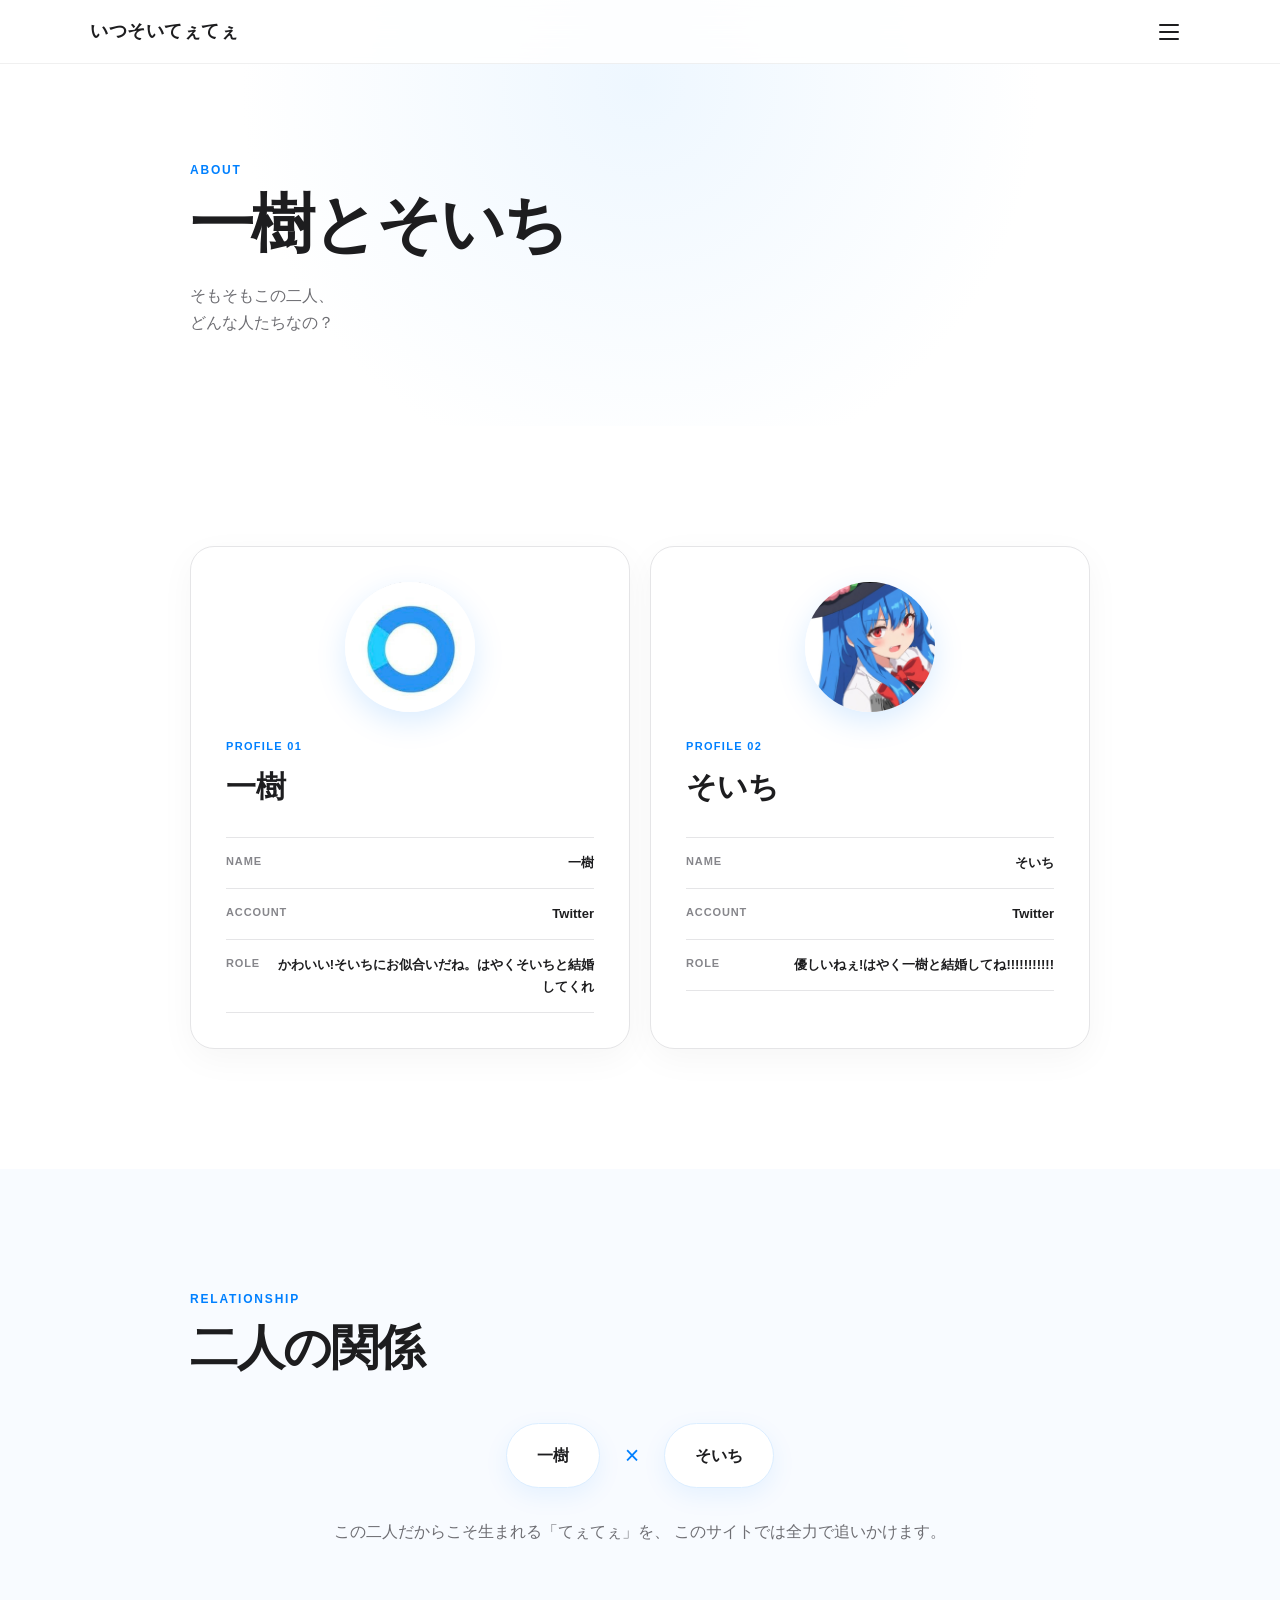
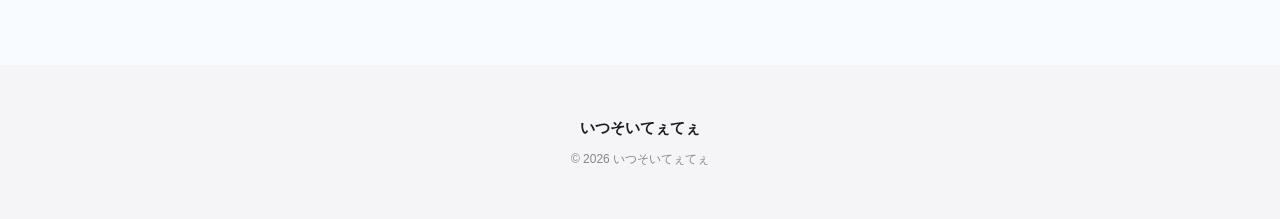
<file: about.html>
<!DOCTYPE html>
<html lang="ja">

<head>
  <meta charset="UTF-8">
  <meta name="viewport" content="width=device-width, initial-scale=1.0">

  <title>ABOUT | いつそいてぇてぇ</title>
  <meta
    name="description"
    content="一樹とそいちについて紹介します。"
  >

  <link rel="stylesheet" href="style.css">
</head>

<body>

  <!-- Header -->

  <header class="header">

    <div class="header-inner">

      <a href="index.html" class="logo">
        いつそいてぇてぇ
      </a>

      <button
        class="hamburger"
        id="hamburger"
        aria-label="メニューを開く"
      >
        <span></span>
        <span></span>
        <span></span>
      </button>

    </div>

  </header>


  <!-- Navigation -->

  <nav class="nav" id="nav">

    <ul class="nav-list">

      <li>
        <a href="index.html">HOME</a>
      </li>

      <li>
        <a href="about.html">ABOUT</a>
      </li>

      <li>
        <a href="teetee.html">てぇてぇ</a>
      </li>

      <li>
        <a href="ranking.html">RANKING</a>
      </li>

      <li>
        <a href="request.html">てぇてぇ事例募集</a>
      </li>

    </ul>

  </nav>


  <!-- Main -->

  <main>

    <section class="page-hero">

      <div class="section-inner">

        <p class="section-label">
          ABOUT
        </p>

        <h1 class="page-title">
          一樹とそいち
        </h1>

        <p class="page-description">
          そもそもこの二人、<br>
          どんな人たちなの？
        </p>

      </div>

    </section>


    <!-- Profiles -->

    <section class="profile-section section">

      <div class="section-inner">

        <div class="profile-grid">

          <article class="profile-card">

            <div class="profile-image-wrap">

              <img
                src="Screenshot_2026-08-25-11-19-37-04_b5a5c5cb02ca09c784c5d88160e2ec24.jpg"
                alt="一樹"
                class="profile-image"
              >

            </div>

            <p class="profile-label">
              PROFILE 01
            </p>

            <h2 class="profile-name">
              一樹
            </h2>

            <div class="profile-table">

              <div class="profile-row">
                <span>NAME</span>
                <strong>一樹</strong>
              </div>

              <div class="profile-row">
                <span>ACCOUNT</span>
                <strong>Twitter</strong>
              </div>

              <div class="profile-row">
                <span>ROLE</span>
                <strong>かわいい!そいちにお似合いだね。はやくそいちと結婚してくれ</strong>
              </div>

            </div>

          </article>


          <article class="profile-card">

            <div class="profile-image-wrap">

              <img
                src="Screenshot_2026-08-25-12-15-23-17_99c04817c0de5652397fc8b56c3b3817.jpg"
                alt="そいち"
                class="profile-image"
              >

            </div>

            <p class="profile-label">
              PROFILE 02
            </p>

            <h2 class="profile-name">
              そいち
            </h2>

            <div class="profile-table">

              <div class="profile-row">
                <span>NAME</span>
                <strong>そいち</strong>
              </div>

              <div class="profile-row">
                <span>ACCOUNT</span>
                <strong>Twitter</strong>
              </div>

              <div class="profile-row">
                <span>ROLE</span>
                <strong>優しいねぇ!はやく一樹と結婚してね!!!!!!!!!!!</strong>
              </div>

            </div>

          </article>

        </div>

      </div>

    </section>


    <!-- Relationship -->

    <section class="relationship section">

      <div class="section-inner">

        <p class="section-label">
          RELATIONSHIP
        </p>

        <h2 class="section-title">
          二人の関係
        </h2>

        <div class="relationship-box">

          <div class="relationship-person">
            一樹
          </div>

          <div class="relationship-symbol">
            ×
          </div>

          <div class="relationship-person">
            そいち
          </div>

        </div>

        <p class="section-text relationship-text">
          この二人だからこそ生まれる「てぇてぇ」を、
          このサイトでは全力で追いかけます。
        </p>

      </div>

    </section>

  </main>


  <!-- Footer -->

  <footer class="footer">

    <div class="footer-inner">

      <p class="footer-title">
        いつそいてぇてぇ
      </p>

      <p class="footer-copy">
        © 2026 いつそいてぇてぇ
      </p>

    </div>

  </footer>


  <!-- JavaScript -->

  <script src="script.js"></script>

</body>
</html>
</file>
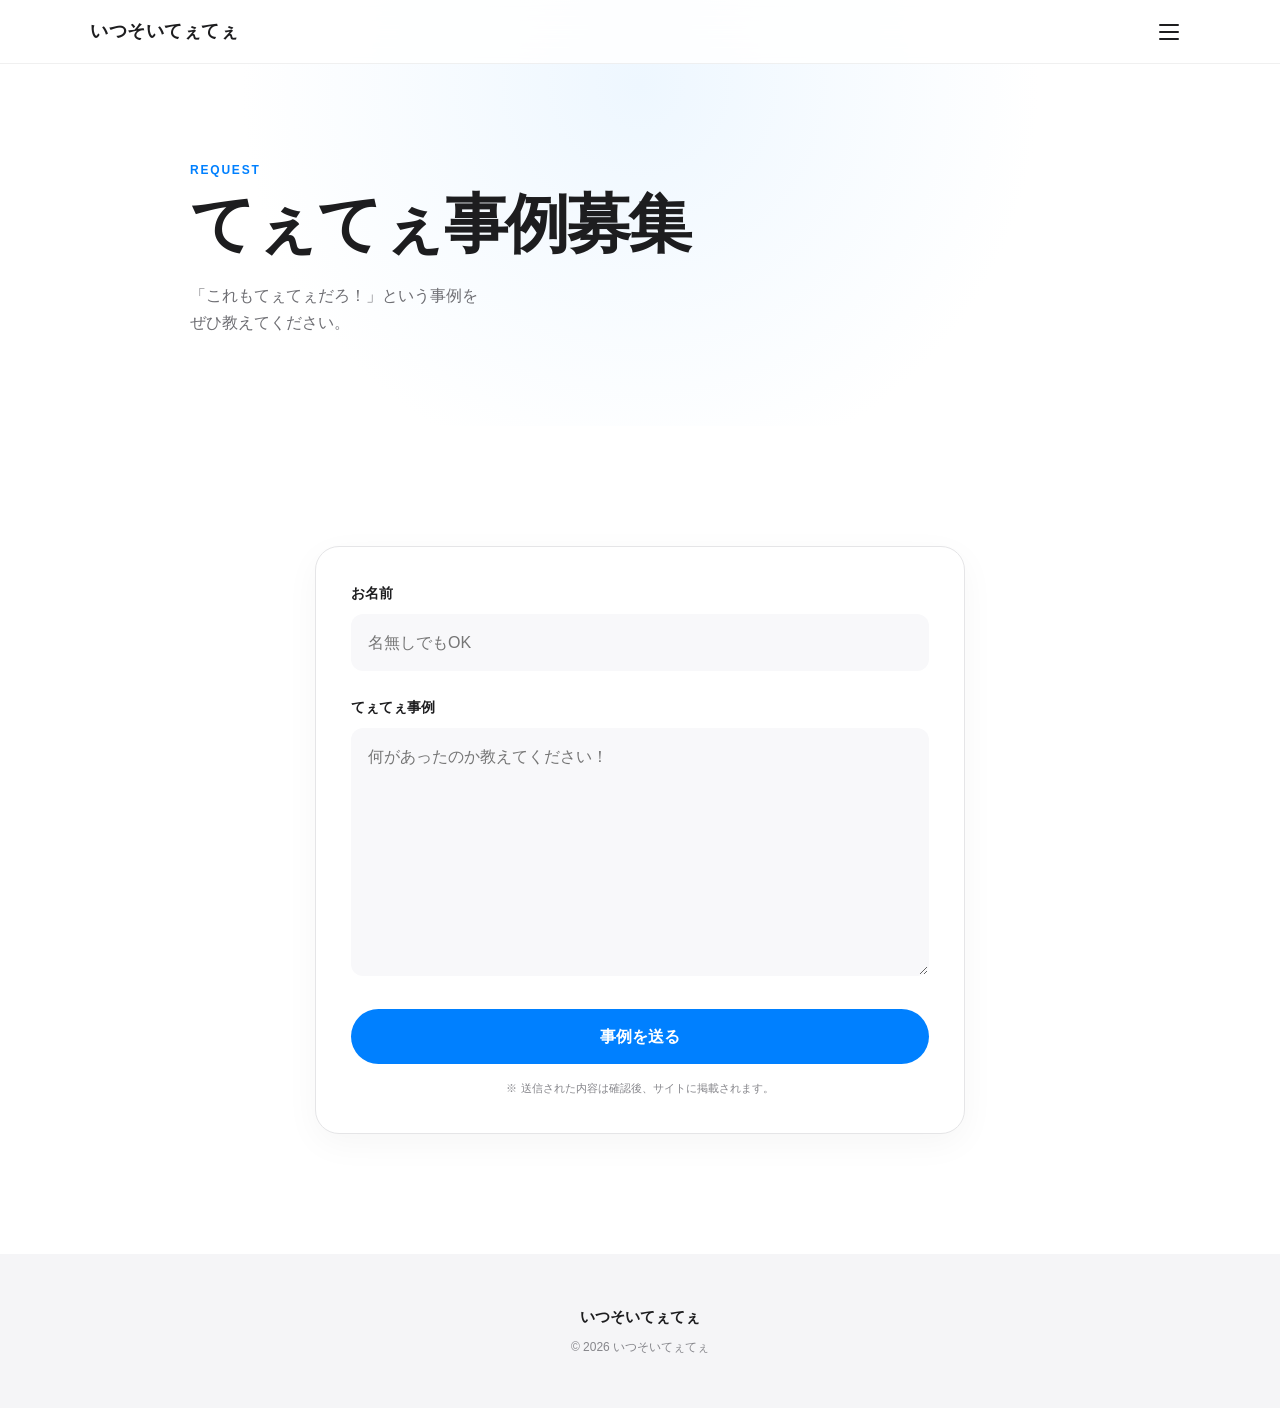
<file: request.html>
<!DOCTYPE html>
<html lang="ja">

<head>
  <meta charset="UTF-8">
  <meta name="viewport" content="width=device-width, initial-scale=1.0">

  <title>てぇてぇ事例募集 | いつそいてぇてぇ</title>

  <link rel="stylesheet" href="style.css">
</head>

<body>

  <!-- Header -->

  <header class="header">

    <div class="header-inner">

      <a href="index.html" class="logo">
        いつそいてぇてぇ
      </a>

      <button
        class="hamburger"
        id="hamburger"
        aria-label="メニューを開く"
      >
        <span></span>
        <span></span>
        <span></span>
      </button>

    </div>

  </header>


  <!-- Navigation -->

  <nav class="nav" id="nav">

    <ul class="nav-list">

      <li><a href="index.html">HOME</a></li>
      <li><a href="about.html">ABOUT</a></li>
      <li><a href="teetee.html">てぇてぇ</a></li>
      <li><a href="ranking.html">RANKING</a></li>
      <li><a href="request.html">てぇてぇ事例募集</a></li>

    </ul>

  </nav>


  <!-- Main -->

  <main>

    <section class="page-hero">

      <div class="section-inner">

        <p class="section-label">
          REQUEST
        </p>

        <h1 class="page-title">
          てぇてぇ事例募集
        </h1>

        <p class="page-description">
          「これもてぇてぇだろ！」という事例を<br>
          ぜひ教えてください。
        </p>

      </div>

    </section>


    <!-- Form -->

    <section class="section">

      <div class="section-inner">

        <form class="request-form">

          <div class="form-group">

            <label for="name">
              お名前
            </label>

            <input
              type="text"
              id="name"
              name="name"
              placeholder="名無しでもOK"
            >

          </div>


          <div class="form-group">

            <label for="content">
              てぇてぇ事例
            </label>

            <textarea
              id="content"
              name="content"
              rows="8"
              placeholder="何があったのか教えてください！"
              required
            ></textarea>

          </div>


          <button
            type="submit"
            class="form-button"
          >
            事例を送る
          </button>

          <p class="form-note">
            ※ 送信された内容は確認後、サイトに掲載されます。
          </p>

        </form>

      </div>

    </section>

  </main>


  <!-- Footer -->

  <footer class="footer">

    <div class="footer-inner">

      <p class="footer-title">
        いつそいてぇてぇ
      </p>

      <p class="footer-copy">
        © 2026 いつそいてぇてぇ
      </p>

    </div>

  </footer>


  <!-- JavaScript -->

  <script src="script.js"></script>

</body>
</html>
</file>
<file: style.css>
* {
  margin: 0;
  padding: 0;
  box-sizing: border-box;
}

html {
  scroll-behavior: smooth;
}

body {
  font-family:
    -apple-system,
    BlinkMacSystemFont,
    "Helvetica Neue",
    "Hiragino Kaku Gothic ProN",
    "Hiragino Sans",
    "Yu Gothic",
    YuGothic,
    sans-serif;

  background: #ffffff;
  color: #1d1d1f;
  line-height: 1.7;
}

a {
  color: inherit;
  text-decoration: none;
}

button {
  font: inherit;
}

img {
  max-width: 100%;
  display: block;
}


/* Header */

.header {
  position: fixed;
  top: 0;
  left: 0;
  width: 100%;
  height: 64px;

  background: rgba(255, 255, 255, 0.85);
  backdrop-filter: blur(20px);
  -webkit-backdrop-filter: blur(20px);

  border-bottom: 1px solid rgba(0, 0, 0, 0.06);

  z-index: 1000;
}

.header-inner {
  width: min(1100px, calc(100% - 40px));
  height: 100%;
  margin: 0 auto;

  display: flex;
  align-items: center;
  justify-content: space-between;
}

.logo {
  font-size: 18px;
  font-weight: 700;
  letter-spacing: 0.03em;

  color: #1d1d1f;

  transition: color 0.2s ease;
}

.logo:hover {
  color: #0080ff;
}


/* Hamburger */

.hamburger {
  width: 42px;
  height: 42px;

  display: flex;
  flex-direction: column;
  justify-content: center;
  align-items: center;
  gap: 5px;

  border: none;
  border-radius: 50%;

  background: transparent;
  cursor: pointer;

  transition: background 0.2s ease;
}

.hamburger:hover {
  background: #f0f7ff;
}

.hamburger span {
  width: 20px;
  height: 2px;

  background: #1d1d1f;
  border-radius: 999px;

  transition:
    transform 0.3s ease,
    opacity 0.3s ease;
}

.hamburger.active span:nth-child(1) {
  transform: translateY(7px) rotate(45deg);
}

.hamburger.active span:nth-child(2) {
  opacity: 0;
}

.hamburger.active span:nth-child(3) {
  transform: translateY(-7px) rotate(-45deg);
}


/* Navigation */

.nav {
  position: fixed;
  top: 64px;
  left: 0;

  width: 100%;

  background: rgba(255, 255, 255, 0.96);
  backdrop-filter: blur(20px);
  -webkit-backdrop-filter: blur(20px);

  border-bottom: 1px solid rgba(0, 0, 0, 0.06);

  transform: translateY(-20px);
  opacity: 0;
  visibility: hidden;

  transition:
    opacity 0.3s ease,
    transform 0.3s ease,
    visibility 0.3s ease;

  z-index: 999;
}

.nav.active {
  transform: translateY(0);
  opacity: 1;
  visibility: visible;
}

.nav-list {
  list-style: none;

  width: min(1100px, calc(100% - 40px));
  margin: 0 auto;
  padding: 20px 0 24px;

  display: flex;
  flex-direction: column;
  gap: 4px;
}

.nav-list a {
  display: block;

  padding: 12px 16px;

  border-radius: 12px;

  font-size: 15px;
  font-weight: 600;

  transition:
    color 0.2s ease,
    background 0.2s ease;
}

.nav-list a:hover {
  color: #0080ff;
  background: #f0f7ff;
}


/* Main */

main {
  overflow: hidden;
}


/* Hero */

.hero {
  min-height: 100svh;

  display: flex;
  align-items: center;
  justify-content: center;

  padding: 120px 20px 80px;

  background:
    radial-gradient(
      circle at 50% 30%,
      #eef7ff 0%,
      #ffffff 50%
    );
}

.hero-inner {
  width: min(900px, 100%);
  margin: 0 auto;

  text-align: center;
}

.hero-subtitle {
  margin-bottom: 12px;

  color: #0080ff;

  font-size: 13px;
  font-weight: 700;

  letter-spacing: 0.18em;
  text-transform: uppercase;
}

.hero-title {
  margin-bottom: 20px;

  font-size: clamp(42px, 9vw, 84px);
  font-weight: 800;

  line-height: 1.1;
  letter-spacing: -0.04em;
}

.hero-description {
  margin-bottom: 55px;

  color: #6e6e73;

  font-size: clamp(15px, 2vw, 18px);
}


/* Twitter */

.twitter-pair {
  display: flex;
  align-items: center;
  justify-content: center;
  gap: clamp(20px, 6vw, 70px);

  margin: 0 auto;
}

.twitter-person {
  width: 150px;

  display: flex;
  flex-direction: column;
  align-items: center;

  transition: transform 0.3s ease;
}

.twitter-person:hover {
  transform: translateY(-8px);
}

.twitter-icon {
  width: 120px;
  height: 120px;

  margin-bottom: 14px;

  object-fit: cover;

  border-radius: 50%;

  border: 4px solid #ffffff;

  box-shadow:
    0 10px 30px rgba(0, 128, 255, 0.15);
}

.twitter-name {
  font-size: 17px;
  font-weight: 700;
}

.twitter-label {
  margin-top: 2px;

  color: #86868b;

  font-size: 12px;
}

.pair-symbol {
  color: #0080ff;

  font-size: 28px;
  font-weight: 300;
}


/* Scroll */

.hero-scroll {
  margin-top: 65px;

  display: flex;
  flex-direction: column;
  align-items: center;

  color: #86868b;

  font-size: 10px;
  font-weight: 600;

  letter-spacing: 0.15em;
}

.scroll-arrow {
  margin-top: 5px;

  color: #0080ff;

  font-size: 18px;

  animation: scrollDown 1.5s ease-in-out infinite;
}

@keyframes scrollDown {
  0%,
  100% {
    transform: translateY(0);
  }

  50% {
    transform: translateY(6px);
  }
}


/* Section */

.section {
  padding: 120px 20px;
}

.section-inner {
  width: min(900px, 100%);
  margin: 0 auto;
}

.section-label {
  margin-bottom: 8px;

  color: #0080ff;

  font-size: 12px;
  font-weight: 700;

  letter-spacing: 0.15em;
}

.section-title {
  margin-bottom: 25px;

  font-size: clamp(30px, 6vw, 48px);
  font-weight: 800;

  line-height: 1.25;
  letter-spacing: -0.03em;
}

.section-text {
  max-width: 650px;

  color: #6e6e73;

  font-size: 16px;
}


/* Introduction */

.introduction {
  background: #f8fbff;
}


/* Featured */

.featured {
  background: #ffffff;
}

.case-preview-list {
  display: grid;
  grid-template-columns: repeat(3, 1fr);
  gap: 18px;

  margin-top: 45px;
}

.case-preview {
  padding: 28px;

  background: #ffffff;

  border: 1px solid #e5e5e7;
  border-radius: 20px;

  box-shadow:
    0 8px 30px rgba(0, 0, 0, 0.04);

  transition:
    transform 0.3s ease,
    box-shadow 0.3s ease,
    border-color 0.3s ease;
}

.case-preview:hover {
  transform: translateY(-6px);

  border-color: #cce5ff;

  box-shadow:
    0 15px 40px rgba(0, 128, 255, 0.1);
}

.case-number {
  display: block;

  margin-bottom: 14px;

  color: #0080ff;

  font-size: 11px;
  font-weight: 700;

  letter-spacing: 0.1em;
}

.case-preview h3 {
  margin-bottom: 10px;

  font-size: 20px;
  line-height: 1.4;
}

.case-preview p {
  margin-bottom: 20px;

  color: #6e6e73;

  font-size: 14px;
}

.case-like {
  color: #0080ff;

  font-size: 14px;
  font-weight: 700;
}


/* Button */

.more-button {
  display: inline-flex;
  align-items: center;
  gap: 12px;

  margin-top: 35px;
  padding: 13px 20px;

  color: #ffffff;
  background: #0080ff;

  border-radius: 999px;

  font-size: 14px;
  font-weight: 700;

  box-shadow:
    0 8px 20px rgba(0, 128, 255, 0.2);

  transition:
    transform 0.2s ease,
    background 0.2s ease,
    box-shadow 0.2s ease;
}

.more-button:hover {
  background: #006dcc;

  transform: translateY(-2px);

  box-shadow:
    0 12px 25px rgba(0, 128, 255, 0.25);
}


/* Ranking */

.ranking-preview {
  background: #f8fbff;
}

.ranking-list {
  margin-top: 40px;

  border-top: 1px solid #e5e5e7;
}

.ranking-item {
  display: grid;
  grid-template-columns: 60px 1fr auto;
  align-items: center;
  gap: 15px;

  padding: 20px 5px;

  border-bottom: 1px solid #e5e5e7;
}

.rank {
  color: #0080ff;

  font-size: 13px;
  font-weight: 700;
}

.rank-title {
  font-weight: 600;
}

.rank-like {
  color: #6e6e73;

  font-size: 13px;
}


/* Question */

.question-preview {
  text-align: center;

  background: #ffffff;
}

.question-preview .section-inner {
  display: flex;
  flex-direction: column;
  align-items: center;
}

.question-preview .section-text {
  margin: 0 auto;
}


/* Footer */

.footer {
  padding: 50px 20px;

  background: #f5f5f7;

  text-align: center;
}

.footer-title {
  margin-bottom: 8px;

  font-size: 15px;
  font-weight: 700;
}

.footer-copy {
  color: #86868b;

  font-size: 12px;
}


/* Mobile */

@media (max-width: 700px) {

  .header {
    height: 58px;
  }

  .header-inner {
    width: calc(100% - 30px);
  }

  .nav {
    top: 58px;
  }

  .nav-list {
    width: calc(100% - 30px);
  }


  .hero {
    padding-top: 100px;
  }

  .hero-description {
    margin-bottom: 45px;
  }


  .twitter-pair {
    gap: 12px;
  }

  .twitter-person {
    width: 120px;
  }

  .twitter-icon {
    width: 95px;
    height: 95px;
  }

  .pair-symbol {
    font-size: 22px;
  }


  .section {
    padding: 90px 20px;
  }


  .case-preview-list {
    grid-template-columns: 1fr;
  }


  .case-preview {
    padding: 24px;
  }


  .ranking-item {
    grid-template-columns: 45px 1fr auto;
  }

}


/* Small Mobile */

@media (max-width: 400px) {

  .twitter-pair {
    gap: 4px;
  }

  .twitter-person {
    width: 105px;
  }

  .twitter-icon {
    width: 85px;
    height: 85px;
  }

  .pair-symbol {
    font-size: 18px;
  }

    }
/* Page Hero */

.page-hero {
  padding: 160px 20px 90px;

  background:
    radial-gradient(
      circle at 50% 20%,
      #eef7ff 0%,
      #ffffff 55%
    );
}

.page-title {
  margin-bottom: 20px;

  font-size: clamp(38px, 8vw, 64px);
  font-weight: 800;

  line-height: 1.15;
  letter-spacing: -0.04em;
}

.page-description {
  color: #6e6e73;

  font-size: 16px;
}


/* Profile */

.profile-section {
  background: #ffffff;
}

.profile-grid {
  display: grid;
  grid-template-columns: repeat(2, 1fr);
  gap: 20px;
}

.profile-card {
  padding: 35px;

  background: #ffffff;

  border: 1px solid #e5e5e7;
  border-radius: 24px;

  box-shadow:
    0 10px 35px rgba(0, 0, 0, 0.04);

  transition:
    transform 0.3s ease,
    box-shadow 0.3s ease;
}

.profile-card:hover {
  transform: translateY(-5px);

  box-shadow:
    0 15px 40px rgba(0, 128, 255, 0.1);
}

.profile-image-wrap {
  display: flex;
  justify-content: center;

  margin-bottom: 25px;
}

.profile-image {
  width: 130px;
  height: 130px;

  object-fit: cover;

  border-radius: 50%;

  box-shadow:
    0 10px 30px rgba(0, 128, 255, 0.15);
}

.profile-label {
  margin-bottom: 5px;

  color: #0080ff;

  font-size: 11px;
  font-weight: 700;

  letter-spacing: 0.12em;
}

.profile-name {
  margin-bottom: 25px;

  font-size: 30px;
  font-weight: 800;
}

.profile-table {
  border-top: 1px solid #e5e5e7;
}

.profile-row {
  display: flex;
  justify-content: space-between;
  gap: 15px;

  padding: 14px 0;

  border-bottom: 1px solid #e5e5e7;

  font-size: 13px;
}

.profile-row span {
  color: #86868b;

  font-size: 11px;
  font-weight: 700;

  letter-spacing: 0.08em;
}

.profile-row strong {
  text-align: right;
}


/* Relationship */

.relationship {
  background: #f8fbff;
}

.relationship-box {
  display: flex;
  align-items: center;
  justify-content: center;
  gap: 25px;

  margin: 45px 0 30px;
}

.relationship-person {
  padding: 18px 30px;

  background: #ffffff;

  border: 1px solid #dceeff;
  border-radius: 999px;

  font-weight: 700;

  box-shadow:
    0 8px 25px rgba(0, 128, 255, 0.08);
}

.relationship-symbol {
  color: #0080ff;

  font-size: 25px;
}

.relationship-text {
  margin: 0 auto;

  text-align: center;
}


/* Case Page */

.case-page-list {
  display: grid;
  gap: 18px;
}

.case-card {
  padding: 30px;

  background: #ffffff;

  border: 1px solid #e5e5e7;
  border-radius: 22px;

  box-shadow:
    0 8px 30px rgba(0, 0, 0, 0.04);

  transition:
    transform 0.3s ease,
    border-color 0.3s ease;
}

.case-card:hover {
  transform: translateY(-4px);

  border-color: #cce5ff;
}

.case-card h2 {
  margin-bottom: 10px;

  font-size: 24px;
}

.case-card p {
  margin-bottom: 25px;

  color: #6e6e73;
}

.case-card-bottom {
  display: flex;
  justify-content: space-between;

  color: #86868b;

  font-size: 12px;
}

.case-card-bottom span:first-child {
  color: #0080ff;

  font-weight: 700;
}


/* Ranking Page */

.ranking-page-list {
  display: grid;
  gap: 12px;
}

.ranking-card {
  display: grid;
  grid-template-columns: 70px 1fr auto;
  align-items: center;
  gap: 20px;

  padding: 22px 25px;

  background: #ffffff;

  border: 1px solid #e5e5e7;
  border-radius: 18px;

  transition:
    transform 0.2s ease,
    border-color 0.2s ease;
}

.ranking-card:hover {
  transform: translateX(4px);

  border-color: #cce5ff;
}

.ranking-number {
  color: #0080ff;

  font-size: 25px;
  font-weight: 800;
}

.ranking-content span {
  color: #86868b;

  font-size: 10px;
  font-weight: 700;

  letter-spacing: 0.1em;
}

.ranking-content h2 {
  margin-top: 3px;

  font-size: 18px;
}

.ranking-likes {
  color: #0080ff;

  font-size: 14px;
  font-weight: 700;
}


/* Request Form */

.request-form {
  width: min(650px, 100%);
  margin: 0 auto;

  padding: 35px;

  background: #ffffff;

  border: 1px solid #e5e5e7;
  border-radius: 24px;

  box-shadow:
    0 10px 35px rgba(0, 0, 0, 0.04);
}

.form-group {
  margin-bottom: 25px;
}

.form-group label {
  display: block;

  margin-bottom: 8px;

  font-size: 14px;
  font-weight: 700;
}

.form-group input,
.form-group textarea {
  width: 100%;

  padding: 14px 16px;

  color: #1d1d1f;
  background: #f8f8fa;

  border: 1px solid transparent;
  border-radius: 12px;

  outline: none;

  font: inherit;

  resize: vertical;

  transition:
    border-color 0.2s ease,
    background 0.2s ease;
}

.form-group input:focus,
.form-group textarea:focus {
  background: #ffffff;

  border-color: #0080ff;
}

.form-button {
  width: 100%;

  padding: 14px;

  color: #ffffff;
  background: #0080ff;

  border: none;
  border-radius: 999px;

  cursor: pointer;

  font-weight: 700;

  transition:
    background 0.2s ease,
    transform 0.2s ease;
}

.form-button:hover {
  background: #006dcc;

  transform: translateY(-2px);
}

.form-note {
  margin-top: 15px;

  color: #86868b;

  text-align: center;

  font-size: 11px;
}


/* Page Mobile */

@media (max-width: 700px) {

  .page-hero {
    padding: 125px 20px 70px;
  }

  .profile-grid {
    grid-template-columns: 1fr;
  }

  .profile-card {
    padding: 28px;
  }

  .relationship-box {
    gap: 12px;
  }

  .relationship-person {
    padding: 14px 22px;
  }

  .ranking-card {
    grid-template-columns: 45px 1fr auto;
    gap: 12px;

    padding: 18px;
  }

  .ranking-number {
    font-size: 20px;
  }

  .ranking-content h2 {
    font-size: 16px;
  }

  .request-form {
    padding: 25px 20px;
  }

}

/* Visitor Counter */

.visitor-counter {
  margin-top: 10px;

  color: #a1a1a6;

  font-size: 11px;
  letter-spacing: 0.03em;

  opacity: 0.8;
    }

/* Cases */

.case-list {
  display: flex;
  flex-direction: column;
  gap: 24px;
}

.case-card {
  padding: 28px;

  background: #fff;

  border: 1px solid #e5e5e5;
  border-radius: 20px;

  box-shadow: 0 8px 30px rgba(0, 0, 0, 0.04);
}

.case-number {
  display: block;

  margin-bottom: 12px;

  color: #0080ff;

  font-size: 12px;
  font-weight: 700;

  letter-spacing: 0.08em;
}

.case-title {
  margin: 0 0 12px;

  font-size: 20px;
  line-height: 1.5;
}

.case-content {
  margin: 0;

  color: #6e6e73;

  font-size: 14px;
  line-height: 1.8;
}

/* Case Like */

.case-like {
  display: inline-flex;

  align-items: center;
  gap: 6px;

  margin-top: 18px;
  padding: 10px 16px;

  border: 1px solid #e5e5e5;
  border-radius: 999px;

  background: #fff;

  color: #1d1d1f;

  font-size: 14px;

  cursor: pointer;

  transition:
    transform 0.2s ease,
    box-shadow 0.2s ease;
}

.case-like:hover {
  transform: translateY(-2px);

  box-shadow:
    0 6px 20px rgba(0, 0, 0, 0.08);
}

.case-like:active {
  transform: scale(0.95);
}
</file>
